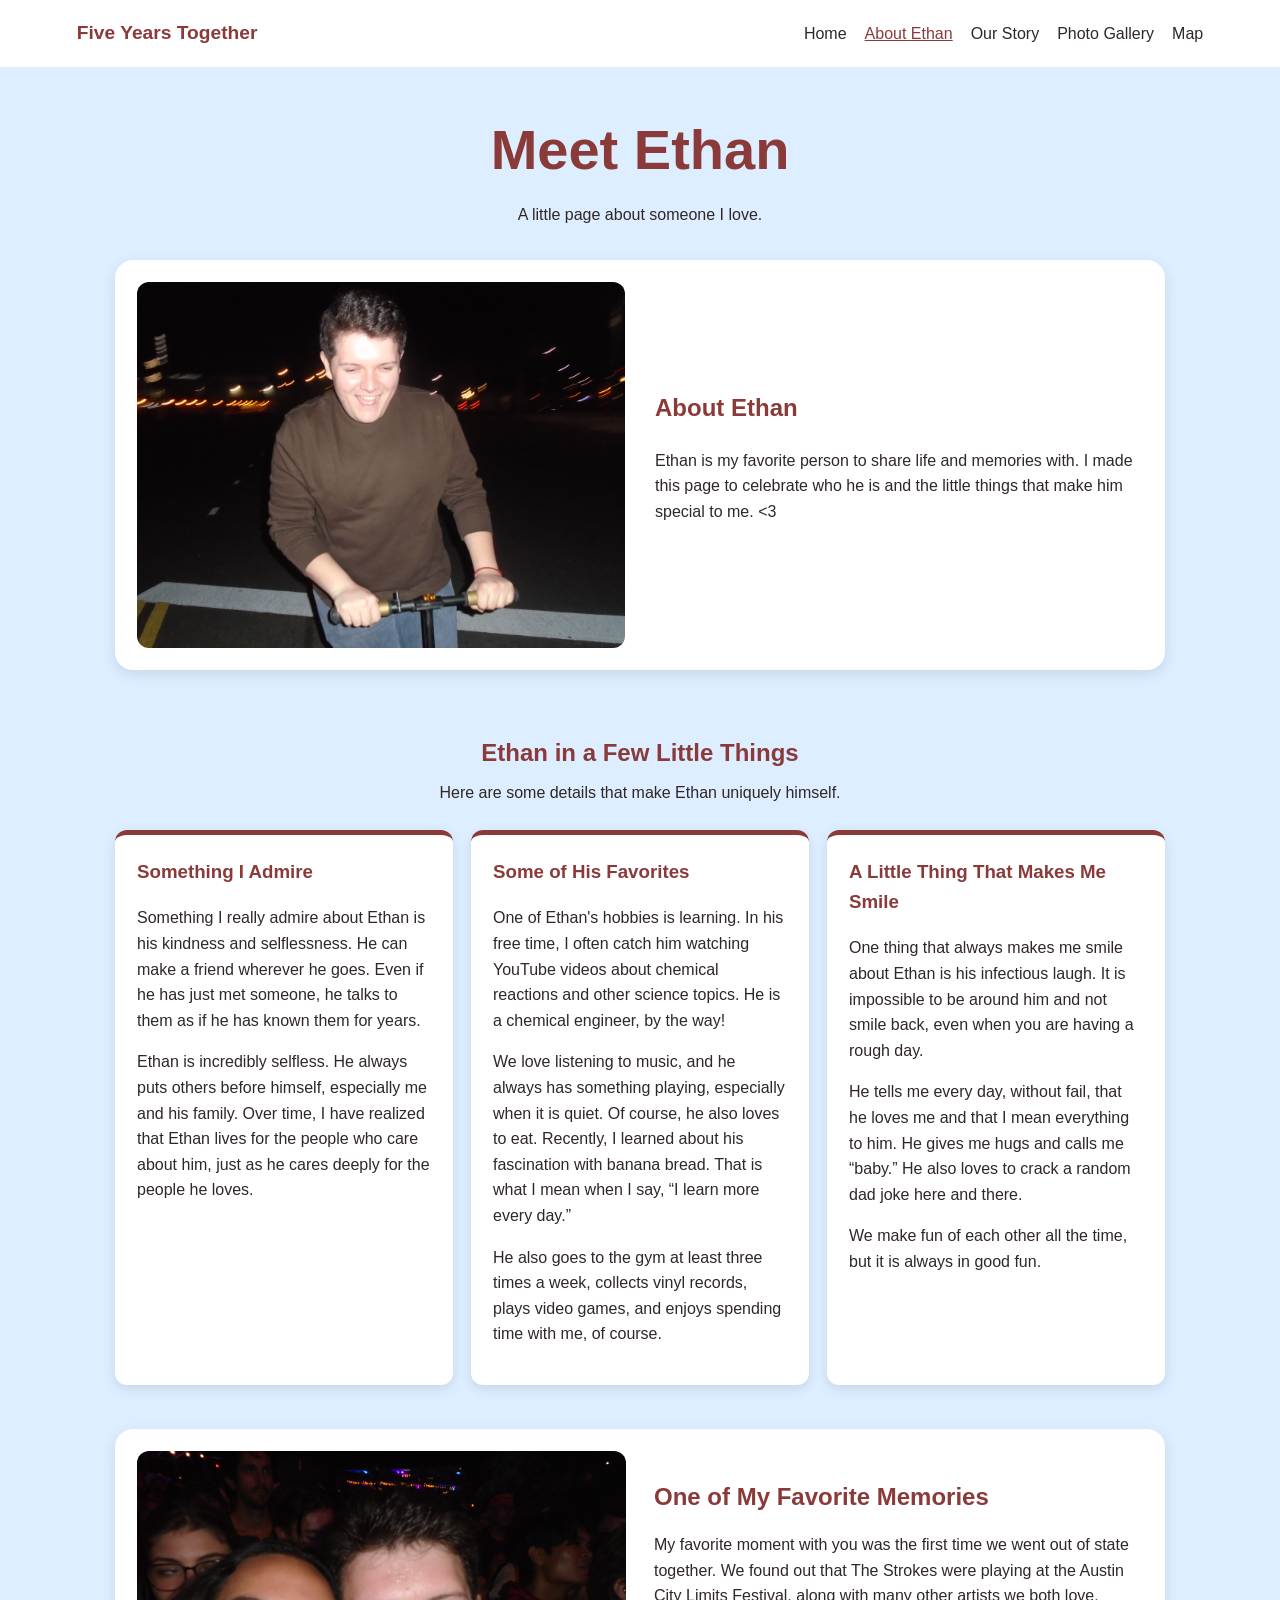
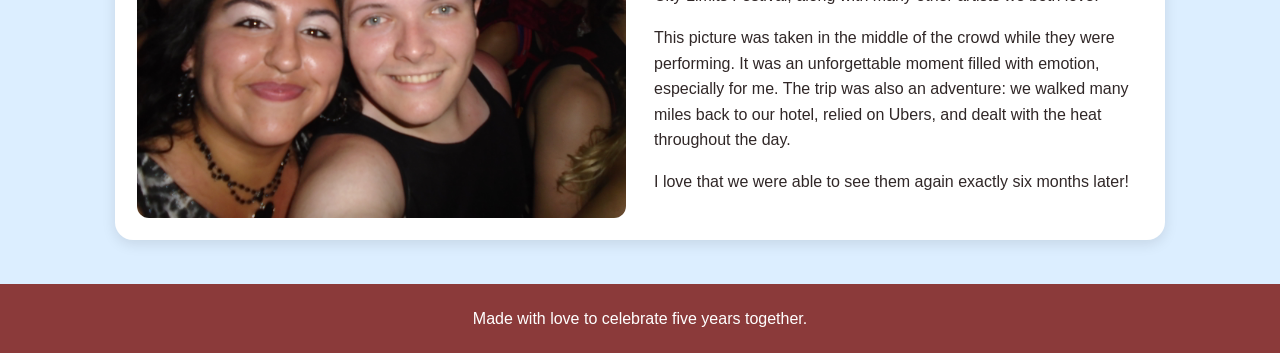
<file: Project 2 - Web Design/about-Ethan.html>
<!DOCTYPE html>
<html lang="en">
<head>
  <meta charset="UTF-8">
  <meta name="viewport" content="width=device-width, initial-scale=1.0">
  <title>About Ethan</title>

  <style>
    * {
      box-sizing: border-box;
    }

    body {
      display: flex;
      flex-direction: column;
      min-height: 100vh;
      margin: 0;
      background-color: #dceeff;
      color: #302727;
      font-family: Arial, sans-serif;
      line-height: 1.6;
    }

    .site-header {
      display: flex;
      align-items: center;
      justify-content: space-between;
      gap: 20px;
      padding: 18px 6%;
      background-color: white;
    }

    .site-name {
      color: #8b3a3a;
      font-size: 1.2rem;
      font-weight: bold;
      text-decoration: none;
    }

    .main-nav {
      display: flex;
      flex-wrap: wrap;
      justify-content: center;
      gap: 18px;
    }

    .main-nav a {
      color: #302727;
      text-decoration: none;
    }

    .main-nav a:hover,
    .main-nav a:focus-visible,
    .main-nav a[aria-current="page"] {
      color: #8b3a3a;
      text-decoration: underline;
    }

    main {
      flex: 1;
      width: min(1050px, 92%);
      margin: 0 auto;
    }

    .page-title {
      margin: 38px 0 8px;
      color: #8b3a3a;
      text-align: center;
      font-size: clamp(2.2rem, 5vw, 3.5rem);
    }

    .page-subtitle {
      margin: 0 0 32px;
      text-align: center;
    }

    .intro-card {
      display: grid;
      grid-template-columns: 1fr 1fr;
      align-items: center;
      gap: 30px;
      padding: 22px;
      border-radius: 18px;
      background-color: white;
      box-shadow: 0 4px 14px rgba(0, 0, 0, 0.1);
    }

    .intro-card img {
      display: block;
      width: 100%;
      aspect-ratio: 4 / 3;
      border-radius: 12px;
      object-fit: cover;
    }

    .intro-text h2 {
      margin-top: 0;
      color: #8b3a3a;
    }

    .details-section {
      padding: 44px 0;
    }

    .details-section h2,
    .memory-section h2 {
      margin-bottom: 8px;
      color: #8b3a3a;
      text-align: center;
    }

    .section-intro {
      margin: 0 auto 24px;
      text-align: center;
    }

    .details-grid {
      display: grid;
      grid-template-columns: repeat(3, minmax(0, 1fr));
      gap: 18px;
    }

    .detail-card {
      padding: 22px;
      border-top: 5px solid #8b3a3a;
      border-radius: 12px;
      background-color: white;
      box-shadow: 0 4px 12px rgba(0, 0, 0, 0.1);
    }

    .detail-card h3 {
      margin-top: 0;
      color: #8b3a3a;
    }

    .memory-section {
      display: grid;
      grid-template-columns: 1fr 1fr;
      align-items: center;
      gap: 28px;
      margin-bottom: 44px;
      padding: 22px;
      border-radius: 18px;
      background-color: white;
      box-shadow: 0 4px 14px rgba(0, 0, 0, 0.1);
    }

    .memory-section img {
      display: block;
      width: 100%;
      aspect-ratio: 4 / 3;
      border-radius: 12px;
      object-fit: cover;
    }

    .memory-caption h2 {
      text-align: left;
    }

    .closing-message {
      margin: 0 0 48px;
      padding: 30px 20px;
      border-radius: 16px;
      background-color: #fff1a8;
      text-align: center;
      box-shadow: 0 4px 12px rgba(0, 0, 0, 0.1);
    }

    .closing-message h2 {
      margin-top: 0;
      color: #8b3a3a;
    }

    .site-footer {
      padding: 22px;
      background-color: #8b3a3a;
      color: white;
      text-align: center;
    }

    .site-footer p {
      margin: 0;
    }

    @media (max-width: 700px) {
      .site-header {
        flex-direction: column;
      }

      .intro-card,
      .memory-section {
        grid-template-columns: 1fr;
      }

      .details-grid {
        grid-template-columns: 1fr;
      }
    }
  </style>
</head>

<body>
  <header class="site-header">
    <a class="site-name" href="index.html">Five Years Together</a>

    <nav class="main-nav" aria-label="Main navigation">
      <a href="index.html">Home</a>
      <a href="about-ethan.html" aria-current="page">About Ethan</a>
      <a href="our-story.html">Our Story</a>
      <a href="gallery.html">Photo Gallery</a>
      <a href="map.html">Map</a>
    </nav>
  </header>

  <main>
    <h1 class="page-title">Meet Ethan</h1>
    <p class="page-subtitle">A little page about someone I love.</p>

    <section class="intro-card" aria-label="Introduction to Ethan">
      <img
        src="photos/DSC06147.JPG"
        alt="A photo of Ethan"
      >

      <div class="intro-text">
        <h2>About Ethan</h2>
        <p>
          Ethan is my favorite person to share life and memories with.
          I made this page to celebrate who he is and the little things
          that make him special to me. &lt;3
        </p>
      </div>
    </section>

    <section class="details-section" aria-labelledby="details-title">
      <h2 id="details-title">Ethan in a Few Little Things</h2>
      <p class="section-intro">
        Here are some details that make Ethan uniquely himself.
      </p>

      <div class="details-grid">
        <article class="detail-card">
          <h3>Something I Admire</h3>
          <p>
            Something I really admire about Ethan is his kindness and
            selflessness. He can make a friend wherever he goes. Even if he
            has just met someone, he talks to them as if he has known them
            for years.
          </p>
          <p>
            Ethan is incredibly selfless. He always puts others before
            himself, especially me and his family. Over time, I have realized
            that Ethan lives for the people who care about him, just as he
            cares deeply for the people he loves.
          </p>
        </article>

        <article class="detail-card">
          <h3>Some of His Favorites</h3>
          <p>
            One of Ethan's hobbies is learning. In his free time, I often
            catch him watching YouTube videos about chemical reactions and
            other science topics. He is a chemical engineer, by the way!
          </p>
          <p>
            We love listening to music, and he always has something playing,
            especially when it is quiet. Of course, he also loves to eat.
            Recently, I learned about his fascination with banana bread.
            That is what I mean when I say, “I learn more every day.”
          </p>
          <p>
            He also goes to the gym at least three times a week, collects
            vinyl records, plays video games, and enjoys spending time with
            me, of course.
          </p>
        </article>

        <article class="detail-card">
          <h3>A Little Thing That Makes Me Smile</h3>
          <p>
            One thing that always makes me smile about Ethan is his
            infectious laugh. It is impossible to be around him and not smile
            back, even when you are having a rough day.
          </p>
          <p>
            He tells me every day, without fail, that he loves me and that I
            mean everything to him. He gives me hugs and calls me “baby.” He
            also loves to crack a random dad joke here and there.
          </p>
          <p>
            We make fun of each other all the time, but it is always in good
            fun.
          </p>
        </article>
      </div>
    </section>

    <section class="memory-section" aria-labelledby="memory-title">
      <img
        src="photos/DSC06620.JPG"
        alt="A favorite memory of Ethan and me"
        loading="lazy"
      >

      <div class="memory-caption">
        <h2 id="memory-title">One of My Favorite Memories</h2>
        <p>
          My favorite moment with you was the first time we went out of state
          together. We found out that The Strokes were playing at the Austin
          City Limits Festival, along with many other artists we both love.
        </p>
        <p>
          This picture was taken in the middle of the crowd while they were
          performing. It was an unforgettable moment filled with emotion,
          especially for me. The trip was also an adventure: we walked many
          miles back to our hotel, relied on Ubers, and dealt with the heat
          throughout the day.
        </p>
        <p>
          I love that we were able to see them again exactly six months
          later!
        </p>
      </div>
    </section>
  </main>

  <footer class="site-footer">
    <p>Made with love to celebrate five years together.</p>
  </footer>
</body>
</html>
</file>
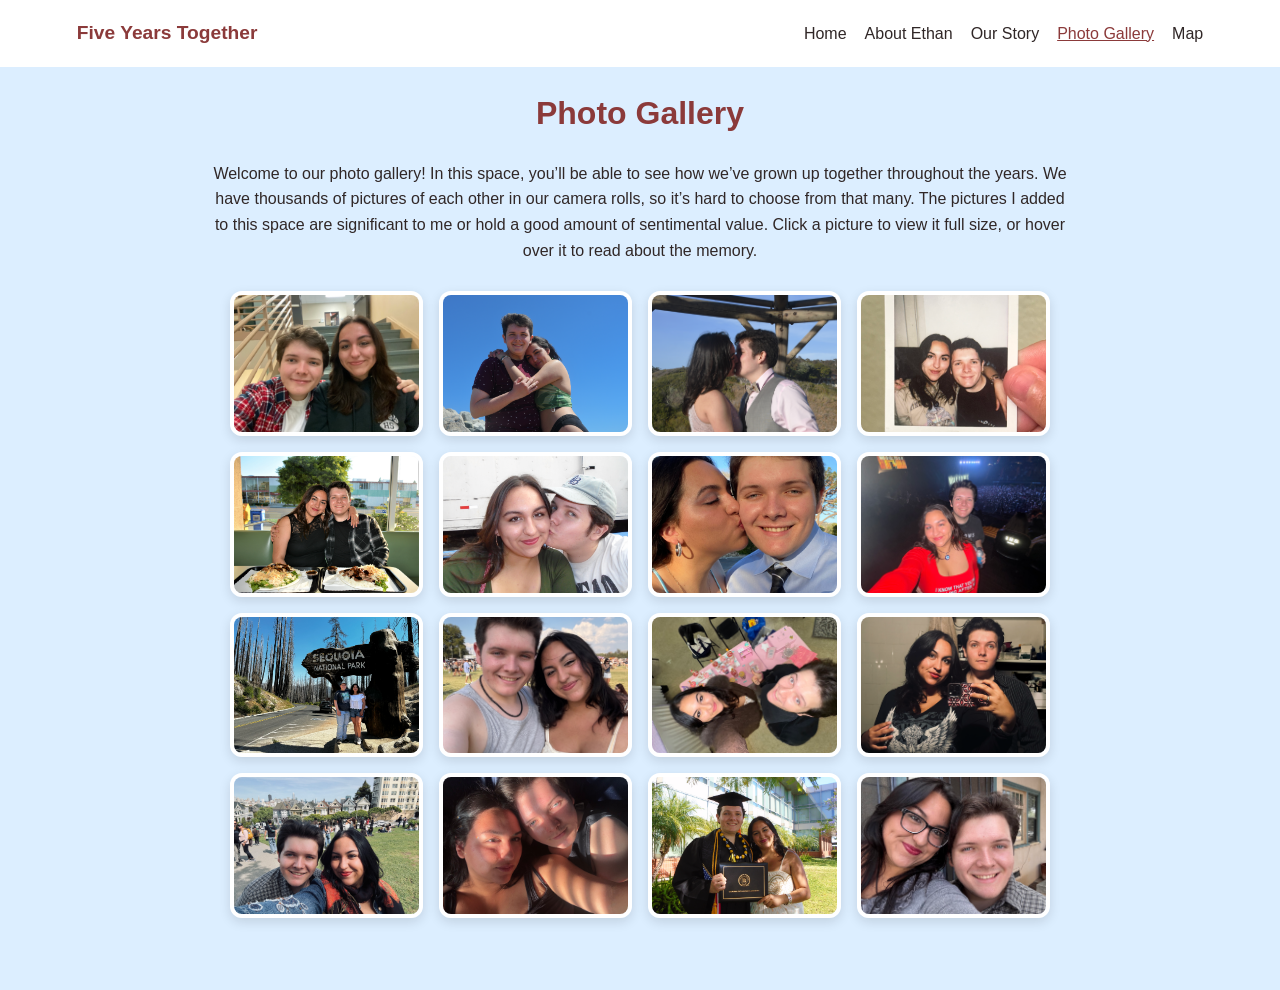
<file: Project 2 - Web Design/gallery.html>
<!DOCTYPE html>
<html lang="en">
<head>
  <meta charset="UTF-8">
  <meta name="viewport" content="width=device-width, initial-scale=1.0">
  <title>Photo Gallery</title>

  <style>
    * {
      box-sizing: border-box;
    }

    body {
      display: flex;
      flex-direction: column;
      min-height: 100vh;
      margin: 0;
      padding: 0;
      background-color: #dceeff;
      color: #302727;
      font-family: Arial, sans-serif;
      line-height: 1.6;
    }

    .site-header {
      display: flex;
      align-items: center;
      justify-content: space-between;
      gap: 20px;
      padding: 18px 6%;
      background-color: white;
    }

    .site-name {
      color: #8b3a3a;
      font-size: 1.2rem;
      font-weight: bold;
      text-decoration: none;
      white-space: nowrap;
    }

    .main-nav {
      display: flex;
      flex-wrap: wrap;
      justify-content: flex-end;
      gap: 18px;
    }

    .main-nav a {
      color: #302727;
      text-decoration: none;
    }

    .main-nav a:hover,
    .main-nav a:focus-visible,
    .main-nav a[aria-current="page"] {
      color: #8b3a3a;
      text-decoration: underline;
    }

    main {
      width: 100%;
      max-width: 900px;
      margin: 0 auto;
      padding: 0 20px 24px;
    }

    h1 {
      color: #8b3a3a;
      text-align: center;
    }

    .intro {
      margin-bottom: 28px;
      text-align: center;
    }

    .gallery {
      display: grid;
      grid-template-columns: repeat(4, minmax(0, 1fr));
      gap: 16px;
      width: 100%;
      max-width: 820px;
      margin: 0 auto;
    }

    .gallery-item {
      position: relative;
      aspect-ratio: 4 / 3;
      margin: 0;
      overflow: hidden;
      border: 4px solid white;
      border-radius: 12px;
      background-color: rgba(255, 255, 255, 0.65);
      box-shadow: 0 4px 12px rgba(0, 0, 0, 0.12);
    }

    .gallery-item > a {
      display: block;
      width: 100%;
      height: 100%;
    }

    .gallery-image {
      display: block;
      width: 100%;
      height: 100%;
      object-fit: cover;
    }

    .photo-caption {
      position: absolute;
      inset: 0;
      display: flex;
      align-items: center;
      justify-content: center;
      margin: 0;
      padding: 16px;
      background-color: rgba(0, 0, 0, 0.62);
      color: white;
      text-align: center;
      opacity: 0;
      transition: opacity 0.25s ease;
      pointer-events: none;
    }

    .gallery-item:hover .photo-caption,
    .gallery-item:focus-within .photo-caption {
      opacity: 1;
    }

    .site-footer {
      height: 48px;
      flex-shrink: 0;
    }

    @media (hover: none) {
      .photo-caption {
        opacity: 1;
      }
    }

    @media (max-width: 700px) {
      .site-header {
        flex-direction: column;
      }

      .main-nav {
        justify-content: center;
      }

      .gallery {
        grid-template-columns: repeat(2, minmax(0, 1fr));
        gap: 12px;
      }
    }

    @media (max-width: 380px) {
      main {
        padding: 0 12px 24px;
      }

      .photo-caption {
        padding: 8px;
        font-size: 0.85rem;
      }
    }

    @media (prefers-reduced-motion: reduce) {
      .photo-caption {
        transition: none;
      }
    }
  </style>
</head>

<body>
  <header class="site-header">
    <a class="site-name" href="index.html">Five Years Together</a>

    <nav class="main-nav" aria-label="Main navigation">
      <a href="index.html">Home</a>
      <a href="about-ethan.html">About Ethan</a>
      <a href="our-story.html">Our Story</a>
      <a href="gallery.html" aria-current="page">Photo Gallery</a>
      <a href="map.html">Map</a>
    </nav>
  </header>

  <main>
    <h1>Photo Gallery</h1>

    <p class="intro">
      Welcome to our photo gallery! In this space, you’ll be able to see how
      we’ve grown up together throughout the years. We have thousands of
      pictures of each other in our camera rolls, so it’s hard to choose from
      that many. The pictures I added to this space are significant to me or
      hold a good amount of sentimental value. Click a picture to view it full
      size, or hover over it to read about the memory.
    </p>

    <section class="gallery" aria-label="Photo gallery">
      <figure class="gallery-item">
        <a href="photos/FullSizeRender.jpeg" target="_blank" rel="noopener">
          <img class="gallery-image" src="photos/FullSizeRender.jpeg" alt="Ethan and me sitting on a staircase">
        </a>
        <figcaption class="photo-caption">
          Ethan and I sit on the staircase and talk about our new relationship.
        </figcaption>
      </figure>

      <figure class="gallery-item">
        <a href="photos/DSC_4059.jpg" target="_blank" rel="noopener">
          <img class="gallery-image" src="photos/DSC_4059.jpg" alt="Ethan and me at the beach">
        </a>
        <figcaption class="photo-caption">
          Our first date was at the beach!
        </figcaption>
      </figure>

      <figure class="gallery-item">
        <a href="photos/13131313.jpg" target="_blank" rel="noopener">
          <img class="gallery-image" src="photos/13131313.jpg" alt="Ethan and me at prom">
        </a>
        <figcaption class="photo-caption">
          This was Ethan's prom! We brought a tripod and took these pictures ourselves.
        </figcaption>
      </figure>

      <figure class="gallery-item">
        <a href="photos/polaroid.jpeg" target="_blank" rel="noopener">
          <img class="gallery-image" src="photos/polaroid.jpeg" alt="Ethan celebrating Father's Day at my house">
        </a>
        <figcaption class="photo-caption">
          Ethan’s first Father’s Day at my house.
        </figcaption>
      </figure>

      <figure class="gallery-item">
        <a href="photos/DSC_4203-2.jpg" target="_blank" rel="noopener">
          <img class="gallery-image" src="photos/DSC_4203-2.jpg" alt="Ethan and me at my graduation dinner">
        </a>
        <figcaption class="photo-caption">
          My graduation dinner with Ethan and my family.
        </figcaption>
      </figure>

      <figure class="gallery-item">
        <a href="photos/DSC05872.JPG" target="_blank" rel="noopener">
          <img class="gallery-image" src="photos/DSC05872.JPG" alt="Ethan and me at a carnival">
        </a>
        <figcaption class="photo-caption">
          The first time Ethan and I went to a carnival together!
        </figcaption>
      </figure>

      <figure class="gallery-item">
        <a href="photos/IMG_0242.jpg" target="_blank" rel="noopener">
          <img class="gallery-image" src="photos/IMG_0242.jpg" alt="Me and Ethan at my prom">
        </a>
        <figcaption class="photo-caption">
          My prom!
        </figcaption>
      </figure>

      <figure class="gallery-item">
        <a href="photos/wallows.jpeg" target="_blank" rel="noopener">
          <img class="gallery-image" src="photos/wallows.jpeg" alt="Ethan and me at a Wallows concert">
        </a>
        <figcaption class="photo-caption">
          Our first concert together—we went to see Wallows.
        </figcaption>
      </figure>

      <figure class="gallery-item">
        <a href="photos/seq.jpeg" target="_blank" rel="noopener">
          <img class="gallery-image" src="photos/seq.jpeg" alt="Ethan and me on our first trip together">
        </a>
        <figcaption class="photo-caption">
          We took our first trip together, just the two of us, at 19 and 20.
        </figcaption>
      </figure>

      <figure class="gallery-item">
        <a href="photos/txt.jpeg" target="_blank" rel="noopener">
          <img class="gallery-image" src="photos/txt.jpeg" alt="Ethan and me on a trip out of state">
        </a>
        <figcaption class="photo-caption">
          Our first time flying to another state—and my first time on a plane!
        </figcaption>
      </figure>

      <figure class="gallery-item">
        <a href="photos/lastsale.jpeg" target="_blank" rel="noopener">
          <img class="gallery-image" src="photos/lastsale.jpeg" alt="A sale for my cup business">
        </a>
        <figcaption class="photo-caption">
          The last sale I went to for my cup business. RIP.
        </figcaption>
      </figure>

      <figure class="gallery-item">
        <a href="photos/casino.png" target="_blank" rel="noopener">
          <img class="gallery-image" src="photos/casino.png" alt="Ethan and me dressed in matching outfits at a casino">
        </a>
        <figcaption class="photo-caption">
          The first time Ethan and I went to the casino—and our outfits matched!
        </figcaption>
      </figure>

      <figure class="gallery-item">
        <a href="photos/sanfran.jpg" target="_blank" rel="noopener">
          <img class="gallery-image" src="photos/sanfran.jpg" alt="Ethan and me in San Francisco">
        </a>
        <figcaption class="photo-caption">
          Our first time in San Francisco—we went to see The Strokes.
        </figcaption>
      </figure>

      <figure class="gallery-item">
        <a href="photos/cute.jpeg" target="_blank" rel="noopener">
          <img class="gallery-image" src="photos/cute.jpeg" alt="Ethan and me relaxing together at home">
        </a>
        <figcaption class="photo-caption">
          I moved in with Ethan, and we spend lots of time just lying in bed together.
        </figcaption>
      </figure>

      <figure class="gallery-item">
        <a href="photos/ethangrad.jpeg" target="_blank" rel="noopener">
          <img class="gallery-image" src="photos/ethangrad.jpeg" alt="Ethan at his college graduation">
        </a>
        <figcaption class="photo-caption">
          Ethan’s college graduation!
        </figcaption>
      </figure>

      <figure class="gallery-item">
        <a href="photos/recentus.jpg" target="_blank" rel="noopener">
          <img class="gallery-image" src="photos/recentus.jpg" alt="Ethan and me together recently">
        </a>
        <figcaption class="photo-caption">
          Today, Ethan and I are continuing school, working, and building a future together.
        </figcaption>
      </figure>
    </section>
  </main>

  <footer class="site-footer" aria-hidden="true"></footer>
</body>
</html>
</file>
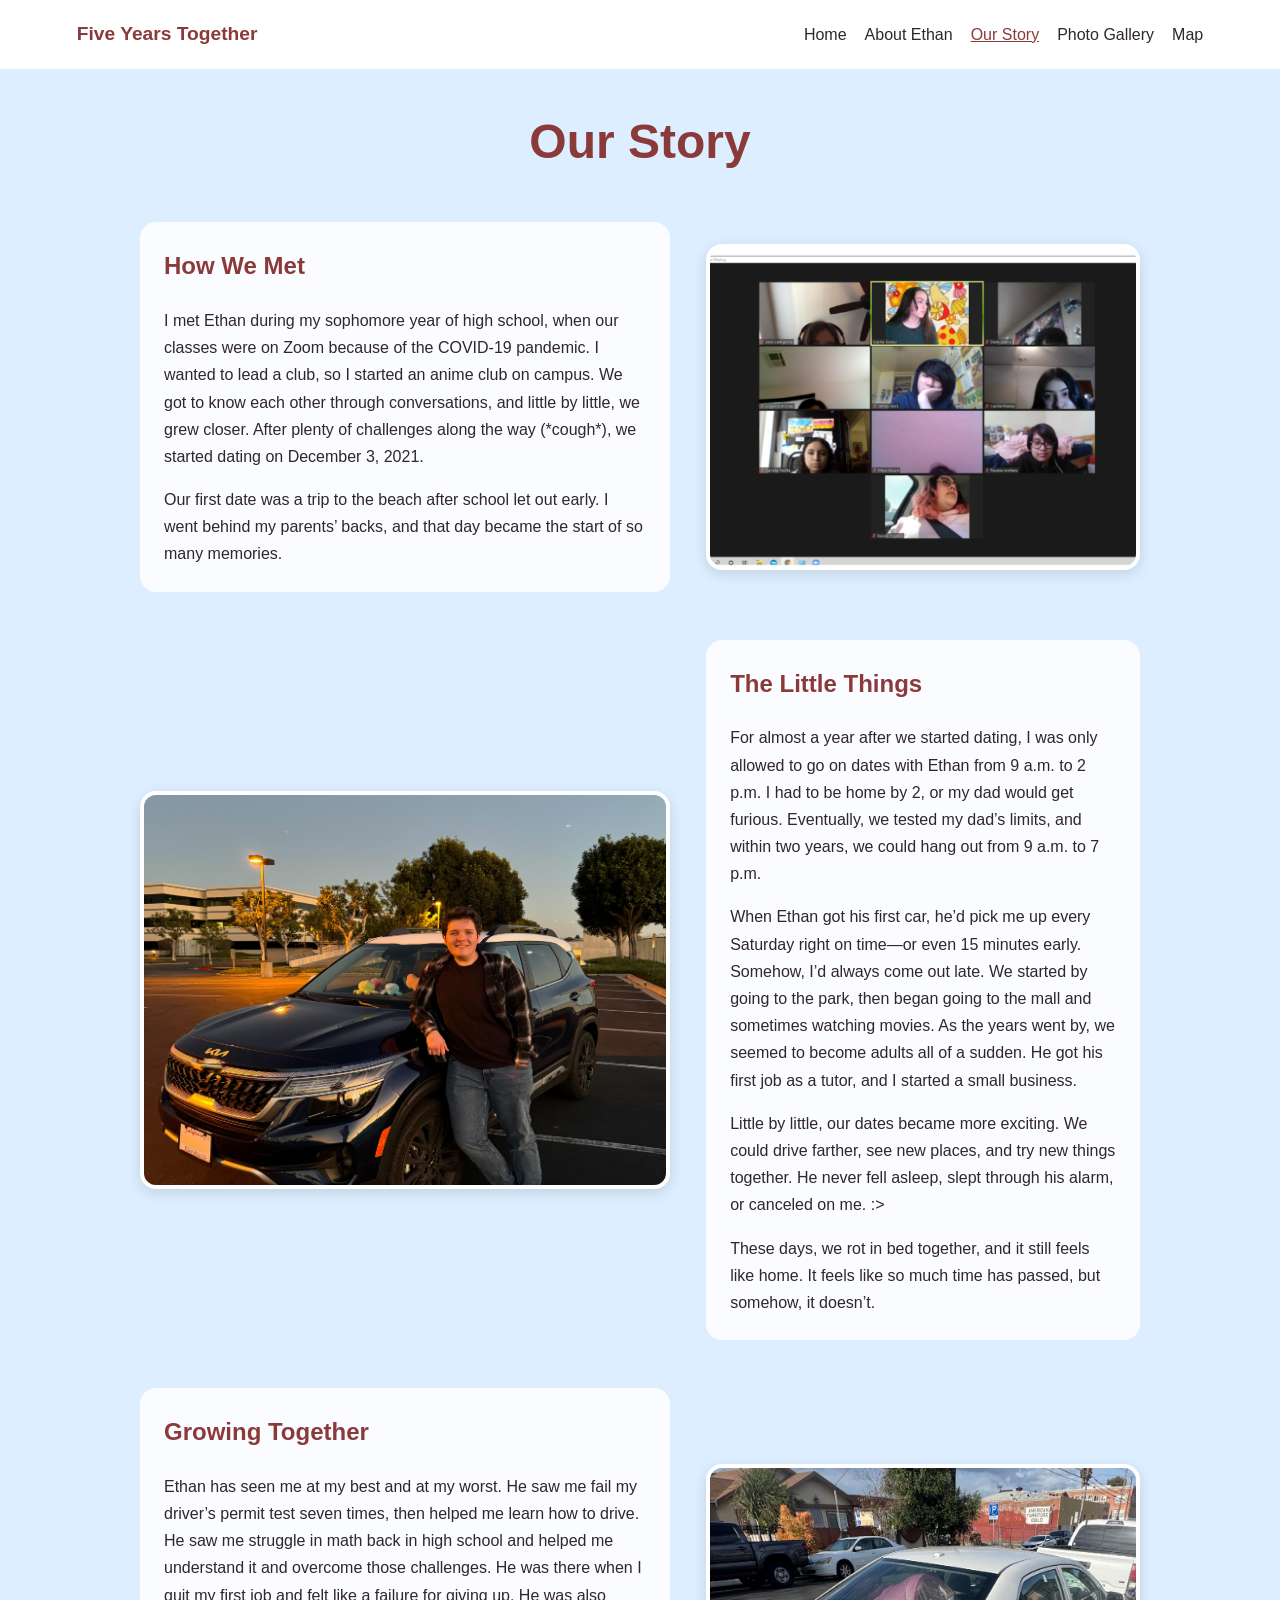
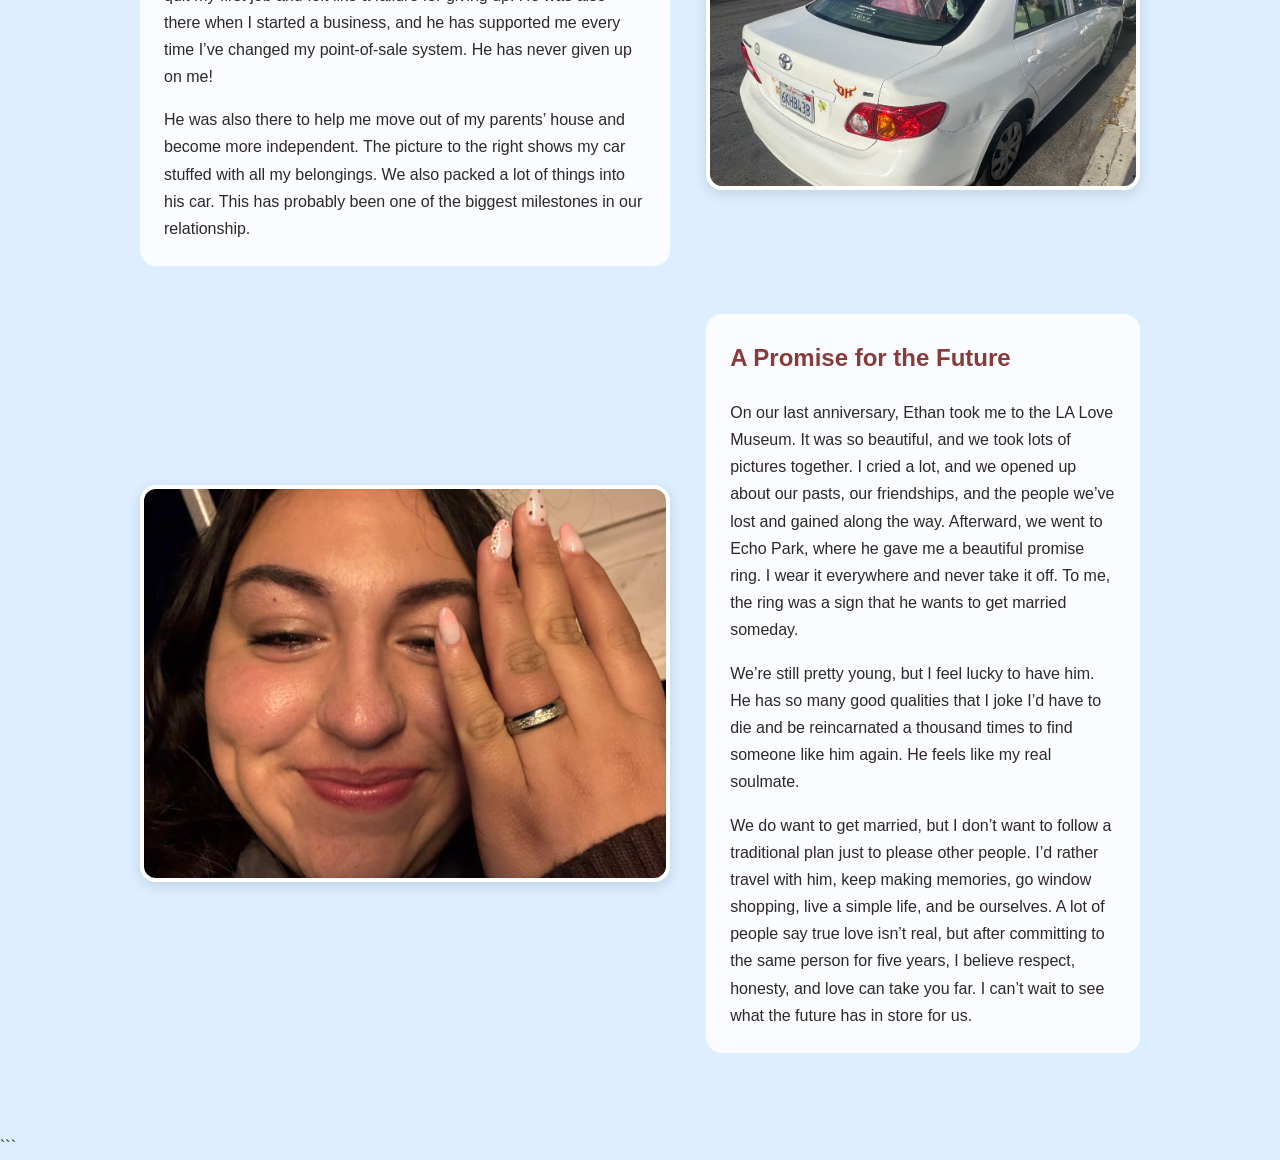
<file: Project 2 - Web Design/our-story.html>
<!DOCTYPE html>
<html lang="en">
<head>
  <meta charset="UTF-8">
  <meta name="viewport" content="width=device-width, initial-scale=1.0">
  <meta name="description" content="The story of Ethan and me, from how we met to the memories we’ve made together.">
  <title>Our Story</title>

  <style>
    :root {
      --page-background: #dceeff;
      --accent-color: #8b3a3a;
      --text-color: #302727;
      --card-background: rgba(255, 255, 255, 0.85);
    }

    * {
      box-sizing: border-box;
    }

    body {
      margin: 0;
      padding: 0;
      background-color: var(--page-background);
      color: var(--text-color);
      font-family: Arial, sans-serif;
      line-height: 1.7;
    }

    .site-header {
      display: flex;
      align-items: center;
      justify-content: space-between;
      gap: 20px;
      padding: 18px 6%;
      background-color: white;
    }

    .site-name {
      color: var(--accent-color);
      font-size: 1.2rem;
      font-weight: bold;
      text-decoration: none;
      white-space: nowrap;
    }

    .main-nav {
      display: flex;
      flex-wrap: wrap;
      justify-content: flex-end;
      gap: 18px;
    }

    .main-nav a {
      color: var(--text-color);
      text-decoration: none;
    }

    .main-nav a:hover,
    .main-nav a:focus-visible,
    .main-nav a[aria-current="page"] {
      color: var(--accent-color);
      text-decoration: underline;
    }

    main {
      width: min(1000px, 92%);
      margin: 0 auto;
      padding: 32px 0;
    }

    .page-title {
      margin: 0 0 40px;
      color: var(--accent-color);
      text-align: center;
      font-size: clamp(2rem, 5vw, 3rem);
    }

    .story-row {
      display: grid;
      grid-template-columns: minmax(0, 1.1fr) minmax(0, 0.9fr);
      align-items: center;
      gap: 36px;
      margin-bottom: 48px;
    }

    .story-copy {
      padding: 24px;
      border-radius: 16px;
      background-color: var(--card-background);
    }

    .story-copy h2 {
      margin-top: 0;
      color: var(--accent-color);
    }

    .story-copy p:last-child {
      margin-bottom: 0;
    }

    .story-image {
      display: block;
      width: 100%;
      aspect-ratio: 4 / 3;
      border: 4px solid white;
      border-radius: 16px;
      box-shadow: 0 4px 14px rgba(0, 0, 0, 0.12);
      object-fit: cover;
    }

    .story-row--reverse .story-copy {
      grid-column: 2;
      grid-row: 1;
    }

    .story-row--reverse .story-image {
      grid-column: 1;
      grid-row: 1;
    }

    @media (max-width: 700px) {
      .site-header {
        flex-direction: column;
      }

      .main-nav {
        justify-content: center;
      }

      main {
        padding: 24px 0;
      }

      .page-title {
        margin-bottom: 28px;
      }

      .story-row {
        grid-template-columns: 1fr;
        gap: 18px;
        margin-bottom: 36px;
      }

      .story-copy {
        padding: 20px;
      }

      .story-row--reverse .story-copy {
        grid-column: 1;
        grid-row: 2;
      }

      .story-row--reverse .story-image {
        grid-column: 1;
        grid-row: 1;
      }
    }
  </style>
</head>

<body>
  <header class="site-header">
    <a class="site-name" href="index.html">Five Years Together</a>

    <nav class="main-nav" aria-label="Main navigation">
      <a href="index.html">Home</a>
      <a href="about-ethan.html">About Ethan</a>
      <a href="our-story.html" aria-current="page">Our Story</a>
      <a href="gallery.html">Photo Gallery</a>
      <a href="map.html">Map</a>
    </nav>
  </header>

  <main>
    <h1 class="page-title">Our Story</h1>

    <section class="story-row" aria-labelledby="how-we-met">
      <div class="story-copy">
        <h2 id="how-we-met">How We Met</h2>

        <p>
          I met Ethan during my sophomore year of high school, when our classes
          were on Zoom because of the COVID-19 pandemic. I wanted to lead a club,
          so I started an anime club on campus. We got to know each other through
          conversations, and little by little, we grew closer. After plenty of
          challenges along the way (*cough*), we started dating on December 3, 2021.
        </p>

        <p>
          Our first date was a trip to the beach after school let out early.
          I went behind my parents’ backs, and that day became the start of
          so many memories.
        </p>
      </div>

      <img
        class="story-image"
        src="photos/giggachat.png"
        alt="Ethan and me together"
        loading="lazy"
        decoding="async"
      >
    </section>

    <section class="story-row story-row--reverse" aria-labelledby="little-things">
      <div class="story-copy">
        <h2 id="little-things">The Little Things</h2>

        <p>
          For almost a year after we started dating, I was only allowed to go
          on dates with Ethan from 9 a.m. to 2 p.m. I had to be home by 2, or
          my dad would get furious. Eventually, we tested my dad’s limits, and
          within two years, we could hang out from 9 a.m. to 7 p.m.
        </p>

        <p>
          When Ethan got his first car, he’d pick me up every Saturday right
          on time—or even 15 minutes early. Somehow, I’d always come out late.
          We started by going to the park, then began going to the mall and
          sometimes watching movies. As the years went by, we seemed to become
          adults all of a sudden. He got his first job as a tutor, and I started
          a small business.
        </p>

        <p>
          Little by little, our dates became more exciting. We could drive
          farther, see new places, and try new things together. He never fell
          asleep, slept through his alarm, or canceled on me. :&gt;
        </p>

        <p>
          These days, we rot in bed together, and it still feels like home.
          It feels like so much time has passed, but somehow, it doesn’t.
        </p>
      </div>

      <img
        class="story-image"
        src="photos/ethan car.jpg"
        alt="Ethan and me together"
        loading="lazy"
        decoding="async"
      >
    </section>

    <section class="story-row" aria-labelledby="growing-together">
      <div class="story-copy">
        <h2 id="growing-together">Growing Together</h2>

        <p>
          Ethan has seen me at my best and at my worst. He saw me fail my
          driver’s permit test seven times, then helped me learn how to drive.
          He saw me struggle in math back in high school and helped me
          understand it and overcome those challenges. He was there when I
          quit my first job and felt like a failure for giving up. He was also
          there when I started a business, and he has supported me every time
          I’ve changed my point-of-sale system. He has never given up on me!
        </p>

        <p>
          He was also there to help me move out of my parents’ house and become
          more independent. The picture to the right shows my car stuffed with
          all my belongings. We also packed a lot of things into his car. This
          has probably been one of the biggest milestones in our relationship.
        </p>
      </div>

      <img
        class="story-image"
        src="photos/car picture.jpg"
        alt="My car packed with my belongings during my move"
        loading="lazy"
        decoding="async"
      >
    </section>

    <section class="story-row story-row--reverse" aria-labelledby="future">
      <div class="story-copy">
        <h2 id="future">A Promise for the Future</h2>

        <p>
          On our last anniversary, Ethan took me to the LA Love Museum. It was
          so beautiful, and we took lots of pictures together. I cried a lot,
          and we opened up about our pasts, our friendships, and the people
          we’ve lost and gained along the way. Afterward, we went to Echo Park,
          where he gave me a beautiful promise ring. I wear it everywhere and
          never take it off. To me, the ring was a sign that he wants to get
          married someday.
        </p>

        <p>
          We’re still pretty young, but I feel lucky to have him. He has so
          many good qualities that I joke I’d have to die and be reincarnated
          a thousand times to find someone like him again. He feels like my
          real soulmate.
        </p>

        <p>
          We do want to get married, but I don’t want to follow a traditional
          plan just to please other people. I’d rather travel with him, keep
          making memories, go window shopping, live a simple life, and be
          ourselves. A lot of people say true love isn’t real, but after
          committing to the same person for five years, I believe respect,
          honesty, and love can take you far. I can’t wait to see what the
          future has in store for us.
        </p>
      </div>

      <img
        class="story-image"
        src="photos/bigforehead.jpg"
        alt="Ethan and me together"
        loading="lazy"
        decoding="async"
      >
    </section>
  </main>
</body>
</html>
```
</file>
